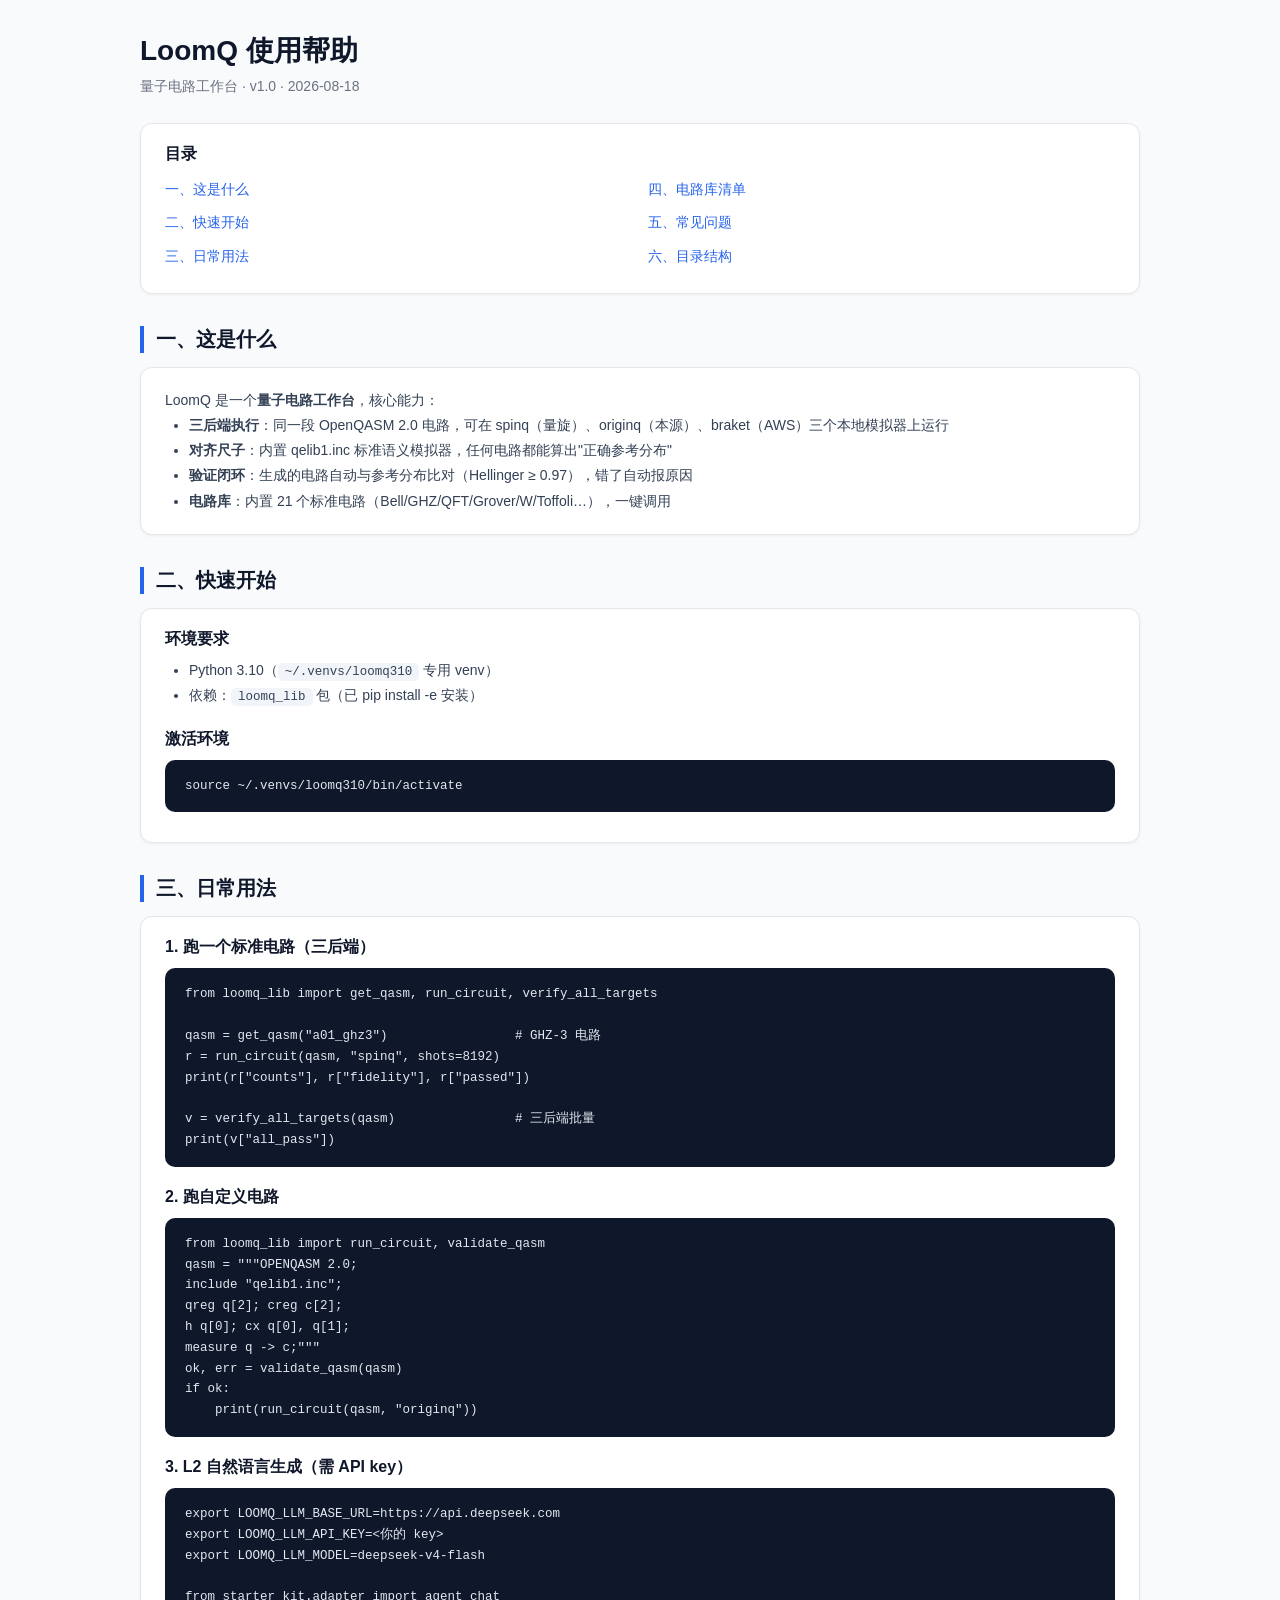
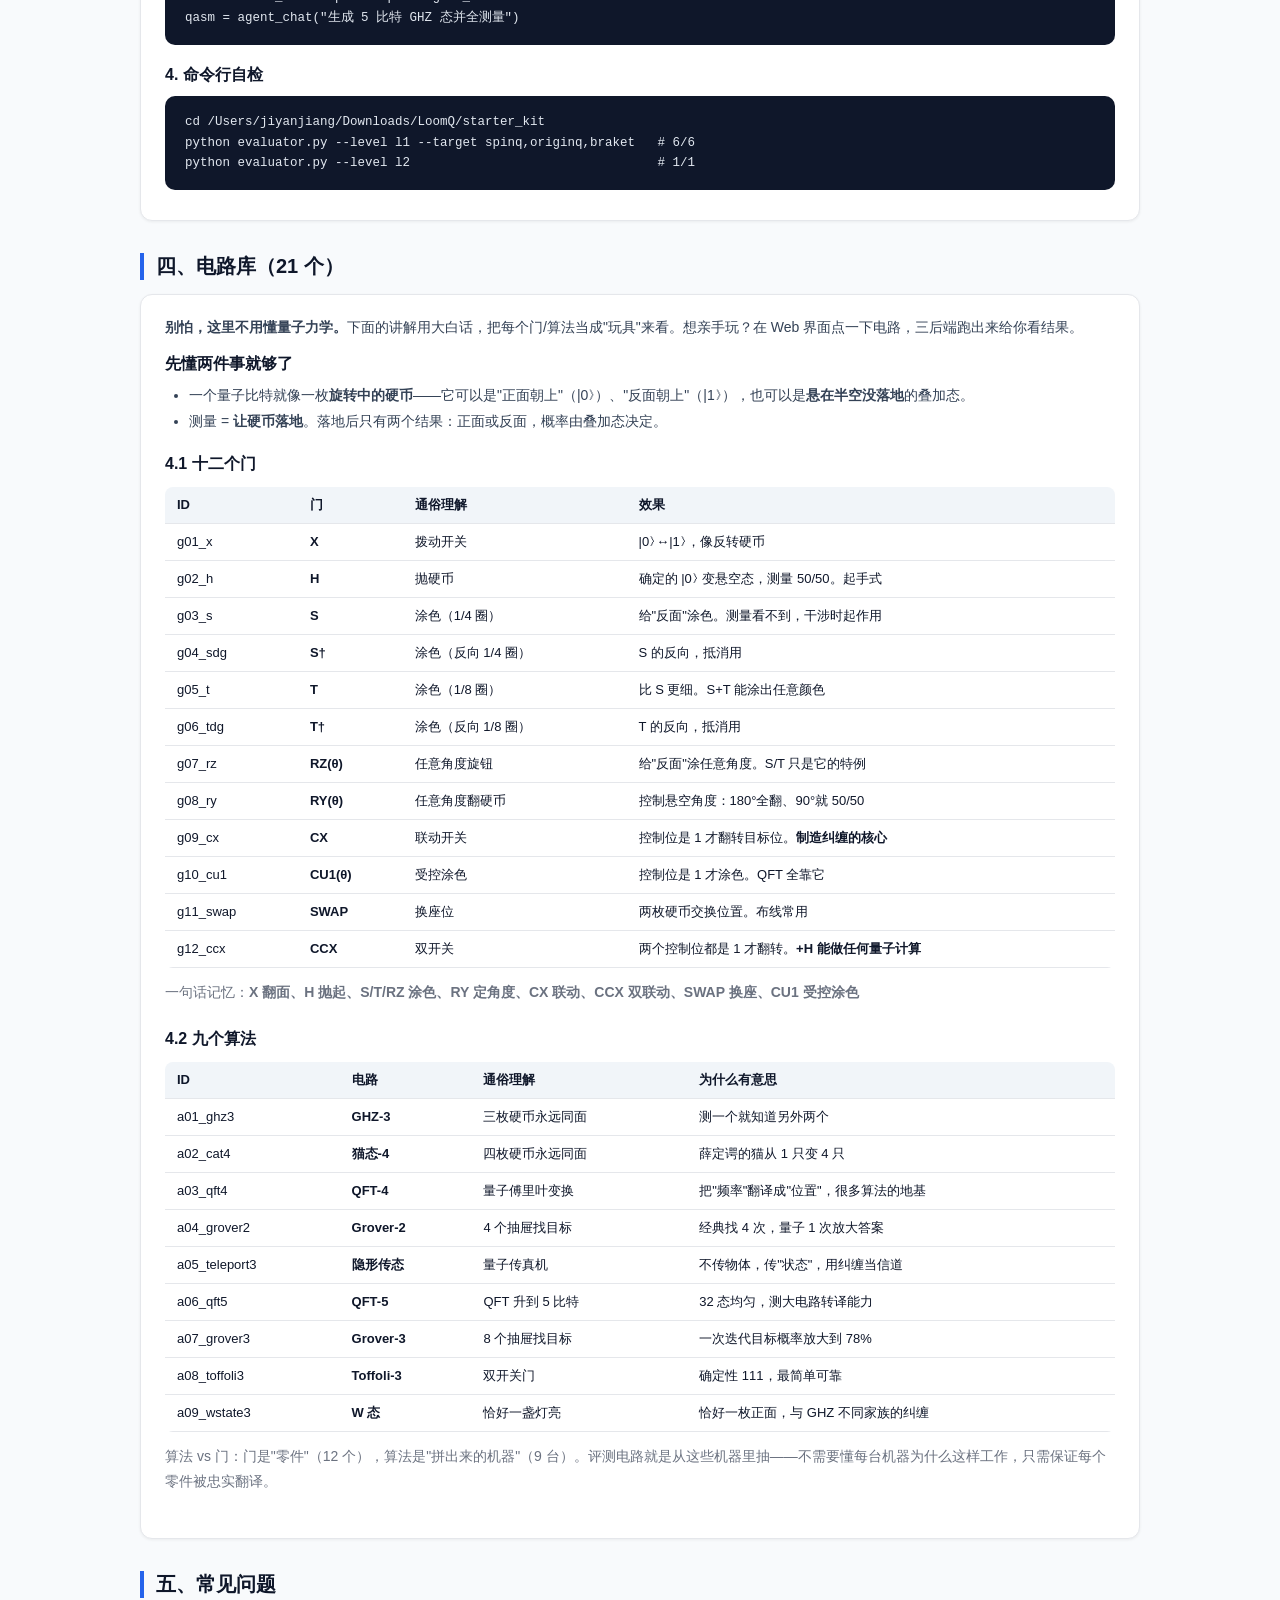
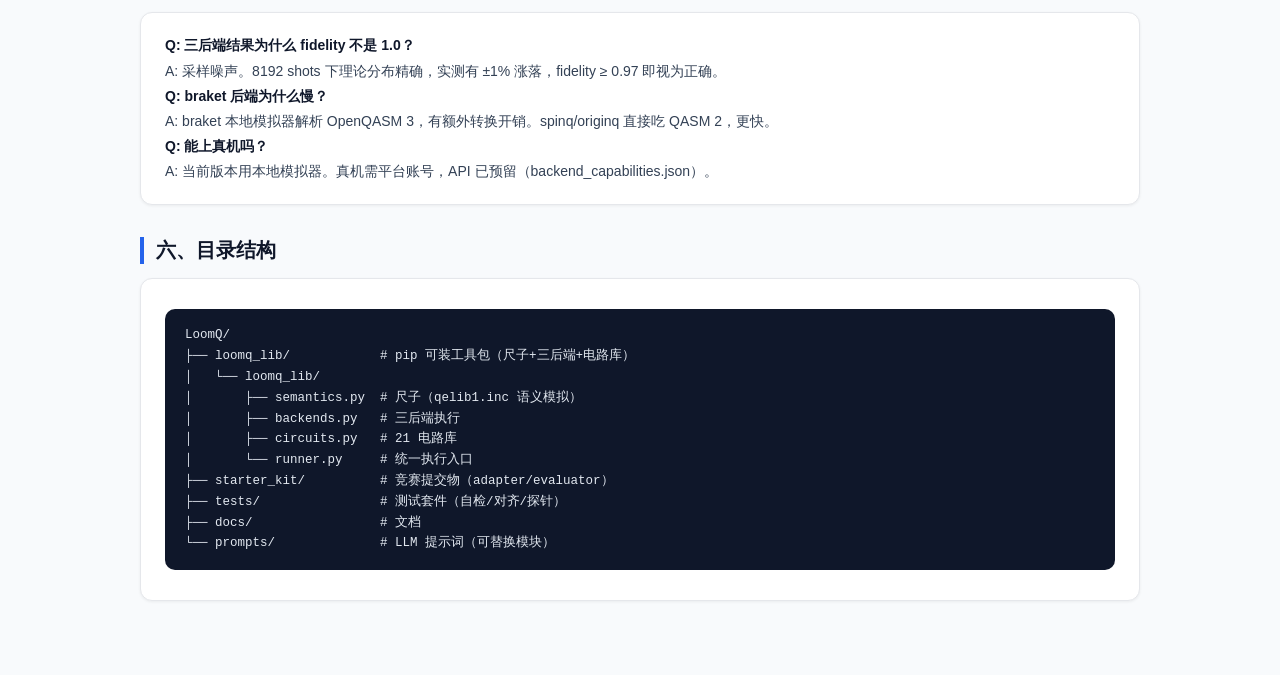
<file: docs/USAGE.html>
<!DOCTYPE html>
<html lang="zh-CN">
<head>
<meta charset="UTF-8">
<meta name="viewport" content="width=device-width, initial-scale=1.0">
<title>LoomQ 使用帮助</title>
<style>
  :root {
    --primary: #2563eb; --primary-dark: #1d4ed8;
    --bg: #f8fafc; --card: #fff; --border: #e5e7eb;
    --text: #0f172a; --muted: #6b7280;
    --code-bg: #f1f5f9; --ok: #16a34a;
  }
  * { box-sizing: border-box; margin: 0; padding: 0; }
  body { font-family: -apple-system, "PingFang SC", "Microsoft YaHei", sans-serif;
         background: var(--bg); color: var(--text); padding: 32px 20px 60px; }
  .wrap { max-width: 1000px; margin: 0 auto; }
  h1 { font-size: 28px; margin-bottom: 4px; }
  .sub { color: var(--muted); font-size: 14px; margin-bottom: 24px; }
  h2 { font-size: 20px; margin: 32px 0 14px; padding-left: 12px; border-left: 4px solid var(--primary); }
  h3 { font-size: 16px; margin: 20px 0 8px; }
  p, li { font-size: 14px; line-height: 1.8; color: #334155; }
  ul, ol { padding-left: 24px; }
  .card { background: var(--card); border: 1px solid var(--border); border-radius: 12px;
          padding: 20px 24px; margin: 14px 0; box-shadow: 0 1px 3px rgba(0,0,0,.06); }
  code { background: var(--code-bg); padding: 2px 7px; border-radius: 5px;
         font-family: "SF Mono", Menlo, monospace; font-size: 12.5px; }
  pre { background: #0f172a; color: #e2e8f0; border-radius: 10px; padding: 16px 20px;
        overflow-x: auto; font-size: 13px; line-height: 1.6; margin: 10px 0; }
  pre code { background: none; padding: 0; color: inherit; }
  table { width: 100%; border-collapse: collapse; margin: 12px 0; background: #fff;
          border-radius: 8px; overflow: hidden; font-size: 13px; }
  th, td { padding: 9px 12px; text-align: left; border-bottom: 1px solid var(--border); }
  th { background: #f1f5f9; font-weight: 600; }
  .badge { display: inline-block; padding: 2px 10px; border-radius: 999px;
           font-size: 12px; font-weight: 600; }
  .b-primary { background: #eff6ff; color: var(--primary); }
  .b-ok { background: #f0fdf4; color: var(--ok); }
  .faq-q { font-weight: 600; color: var(--text); }
  .toc { columns: 2; list-style: none; padding: 0; }
  .toc a { color: var(--primary); text-decoration: none; }
  .toc li { padding: 4px 0; }
</style>
</head>
<body>
<div class="wrap">
  <h1>LoomQ 使用帮助</h1>
  <p class="sub">量子电路工作台 · v1.0 · 2026-08-18</p>

  <div class="card">
    <h3 style="margin-top:0">目录</h3>
    <ul class="toc">
      <li><a href="#what">一、这是什么</a></li>
      <li><a href="#quick">二、快速开始</a></li>
      <li><a href="#usage">三、日常用法</a></li>
      <li><a href="#circuits">四、电路库清单</a></li>
      <li><a href="#faq">五、常见问题</a></li>
      <li><a href="#structure">六、目录结构</a></li>
    </ul>
  </div>

  <h2 id="what">一、这是什么</h2>
  <div class="card">
    <p>LoomQ 是一个<b>量子电路工作台</b>，核心能力：</p>
    <ul>
      <li><b>三后端执行</b>：同一段 OpenQASM 2.0 电路，可在 spinq（量旋）、originq（本源）、braket（AWS）三个本地模拟器上运行</li>
      <li><b>对齐尺子</b>：内置 qelib1.inc 标准语义模拟器，任何电路都能算出"正确参考分布"</li>
      <li><b>验证闭环</b>：生成的电路自动与参考分布比对（Hellinger ≥ 0.97），错了自动报原因</li>
      <li><b>电路库</b>：内置 21 个标准电路（Bell/GHZ/QFT/Grover/W/Toffoli…），一键调用</li>
    </ul>
  </div>

  <h2 id="quick">二、快速开始</h2>
  <div class="card">
    <h3 style="margin-top:0">环境要求</h3>
    <ul>
      <li>Python 3.10（<code>~/.venvs/loomq310</code> 专用 venv）</li>
      <li>依赖：<code>loomq_lib</code> 包（已 pip install -e 安装）</li>
    </ul>
    <h3>激活环境</h3>
    <pre><code>source ~/.venvs/loomq310/bin/activate</code></pre>
  </div>

  <h2 id="usage">三、日常用法</h2>
  <div class="card">
    <h3 style="margin-top:0">1. 跑一个标准电路（三后端）</h3>
    <pre><code>from loomq_lib import get_qasm, run_circuit, verify_all_targets

qasm = get_qasm("a01_ghz3")                 # GHZ-3 电路
r = run_circuit(qasm, "spinq", shots=8192)
print(r["counts"], r["fidelity"], r["passed"])

v = verify_all_targets(qasm)                # 三后端批量
print(v["all_pass"])</code></pre>

    <h3>2. 跑自定义电路</h3>
    <pre><code>from loomq_lib import run_circuit, validate_qasm
qasm = """OPENQASM 2.0;
include "qelib1.inc";
qreg q[2]; creg c[2];
h q[0]; cx q[0], q[1];
measure q -> c;"""
ok, err = validate_qasm(qasm)
if ok:
    print(run_circuit(qasm, "originq"))</code></pre>

    <h3>3. L2 自然语言生成（需 API key）</h3>
    <pre><code>export LOOMQ_LLM_BASE_URL=https://api.deepseek.com
export LOOMQ_LLM_API_KEY=&lt;你的 key&gt;
export LOOMQ_LLM_MODEL=deepseek-v4-flash

from starter_kit.adapter import agent_chat
qasm = agent_chat("生成 5 比特 GHZ 态并全测量")</code></pre>

    <h3>4. 命令行自检</h3>
    <pre><code>cd /Users/jiyanjiang/Downloads/LoomQ/starter_kit
python evaluator.py --level l1 --target spinq,originq,braket   # 6/6
python evaluator.py --level l2                                 # 1/1</code></pre>
  </div>

  <h2 id="circuits">四、电路库（21 个）</h2>
  <div class="card">
    <p><b>别怕，这里不用懂量子力学。</b>下面的讲解用大白话，把每个门/算法当成"玩具"来看。想亲手玩？在 Web 界面点一下电路，三后端跑出来给你看结果。</p>

    <h3 style="margin-top:14px">先懂两件事就够了</h3>
    <ul>
      <li>一个量子比特就像一枚<b>旋转中的硬币</b>——它可以是"正面朝上"（|0⟩）、"反面朝上"（|1⟩），也可以是<b>悬在半空没落地</b>的叠加态。</li>
      <li>测量 = <b>让硬币落地</b>。落地后只有两个结果：正面或反面，概率由叠加态决定。</li>
    </ul>

    <h3>4.1 十二个门</h3>
    <table>
      <thead><tr><th>ID</th><th>门</th><th>通俗理解</th><th>效果</th></tr></thead>
      <tbody>
        <tr><td>g01_x</td><td><b>X</b></td><td>拨动开关</td><td>|0⟩↔|1⟩，像反转硬币</td></tr>
        <tr><td>g02_h</td><td><b>H</b></td><td>抛硬币</td><td>确定的 |0⟩ 变悬空态，测量 50/50。起手式</td></tr>
        <tr><td>g03_s</td><td><b>S</b></td><td>涂色（1/4 圈）</td><td>给"反面"涂色。测量看不到，干涉时起作用</td></tr>
        <tr><td>g04_sdg</td><td><b>S†</b></td><td>涂色（反向 1/4 圈）</td><td>S 的反向，抵消用</td></tr>
        <tr><td>g05_t</td><td><b>T</b></td><td>涂色（1/8 圈）</td><td>比 S 更细。S+T 能涂出任意颜色</td></tr>
        <tr><td>g06_tdg</td><td><b>T†</b></td><td>涂色（反向 1/8 圈）</td><td>T 的反向，抵消用</td></tr>
        <tr><td>g07_rz</td><td><b>RZ(θ)</b></td><td>任意角度旋钮</td><td>给"反面"涂任意角度。S/T 只是它的特例</td></tr>
        <tr><td>g08_ry</td><td><b>RY(θ)</b></td><td>任意角度翻硬币</td><td>控制悬空角度：180°全翻、90°就 50/50</td></tr>
        <tr><td>g09_cx</td><td><b>CX</b></td><td>联动开关</td><td>控制位是 1 才翻转目标位。<b>制造纠缠的核心</b></td></tr>
        <tr><td>g10_cu1</td><td><b>CU1(θ)</b></td><td>受控涂色</td><td>控制位是 1 才涂色。QFT 全靠它</td></tr>
        <tr><td>g11_swap</td><td><b>SWAP</b></td><td>换座位</td><td>两枚硬币交换位置。布线常用</td></tr>
        <tr><td>g12_ccx</td><td><b>CCX</b></td><td>双开关</td><td>两个控制位都是 1 才翻转。<b>+H 能做任何量子计算</b></td></tr>
      </tbody>
    </table>
    <p class="sub">一句话记忆：<b>X 翻面、H 抛起、S/T/RZ 涂色、RY 定角度、CX 联动、CCX 双联动、SWAP 换座、CU1 受控涂色</b></p>

    <h3>4.2 九个算法</h3>
    <table>
      <thead><tr><th>ID</th><th>电路</th><th>通俗理解</th><th>为什么有意思</th></tr></thead>
      <tbody>
        <tr><td>a01_ghz3</td><td><b>GHZ-3</b></td><td>三枚硬币永远同面</td><td>测一个就知道另外两个</td></tr>
        <tr><td>a02_cat4</td><td><b>猫态-4</b></td><td>四枚硬币永远同面</td><td>薛定谔的猫从 1 只变 4 只</td></tr>
        <tr><td>a03_qft4</td><td><b>QFT-4</b></td><td>量子傅里叶变换</td><td>把"频率"翻译成"位置"，很多算法的地基</td></tr>
        <tr><td>a04_grover2</td><td><b>Grover-2</b></td><td>4 个抽屉找目标</td><td>经典找 4 次，量子 1 次放大答案</td></tr>
        <tr><td>a05_teleport3</td><td><b>隐形传态</b></td><td>量子传真机</td><td>不传物体，传"状态"，用纠缠当信道</td></tr>
        <tr><td>a06_qft5</td><td><b>QFT-5</b></td><td>QFT 升到 5 比特</td><td>32 态均匀，测大电路转译能力</td></tr>
        <tr><td>a07_grover3</td><td><b>Grover-3</b></td><td>8 个抽屉找目标</td><td>一次迭代目标概率放大到 78%</td></tr>
        <tr><td>a08_toffoli3</td><td><b>Toffoli-3</b></td><td>双开关门</td><td>确定性 111，最简单可靠</td></tr>
        <tr><td>a09_wstate3</td><td><b>W 态</b></td><td>恰好一盏灯亮</td><td>恰好一枚正面，与 GHZ 不同家族的纠缠</td></tr>
      </tbody>
    </table>
    <p class="sub">算法 vs 门：门是"零件"（12 个），算法是"拼出来的机器"（9 台）。评测电路就是从这些机器里抽——不需要懂每台机器为什么这样工作，只需保证每个零件被忠实翻译。</p>
  </div>

  <h2 id="faq">五、常见问题</h2>
  <div class="card">
    <p class="faq-q">Q: 三后端结果为什么 fidelity 不是 1.0？</p>
    <p>A: 采样噪声。8192 shots 下理论分布精确，实测有 ±1% 涨落，fidelity ≥ 0.97 即视为正确。</p>
    <p class="faq-q">Q: braket 后端为什么慢？</p>
    <p>A: braket 本地模拟器解析 OpenQASM 3，有额外转换开销。spinq/originq 直接吃 QASM 2，更快。</p>
    <p class="faq-q">Q: 能上真机吗？</p>
    <p>A: 当前版本用本地模拟器。真机需平台账号，API 已预留（backend_capabilities.json）。</p>
  </div>

  <h2 id="structure">六、目录结构</h2>
  <div class="card">
    <pre><code>LoomQ/
├── loomq_lib/            # pip 可装工具包（尺子+三后端+电路库）
│   └── loomq_lib/
│       ├── semantics.py  # 尺子（qelib1.inc 语义模拟）
│       ├── backends.py   # 三后端执行
│       ├── circuits.py   # 21 电路库
│       └── runner.py     # 统一执行入口
├── starter_kit/          # 竞赛提交物（adapter/evaluator）
├── tests/                # 测试套件（自检/对齐/探针）
├── docs/                 # 文档
└── prompts/              # LLM 提示词（可替换模块）</code></pre>
  </div>
</div>
</body>
</html>
</file>
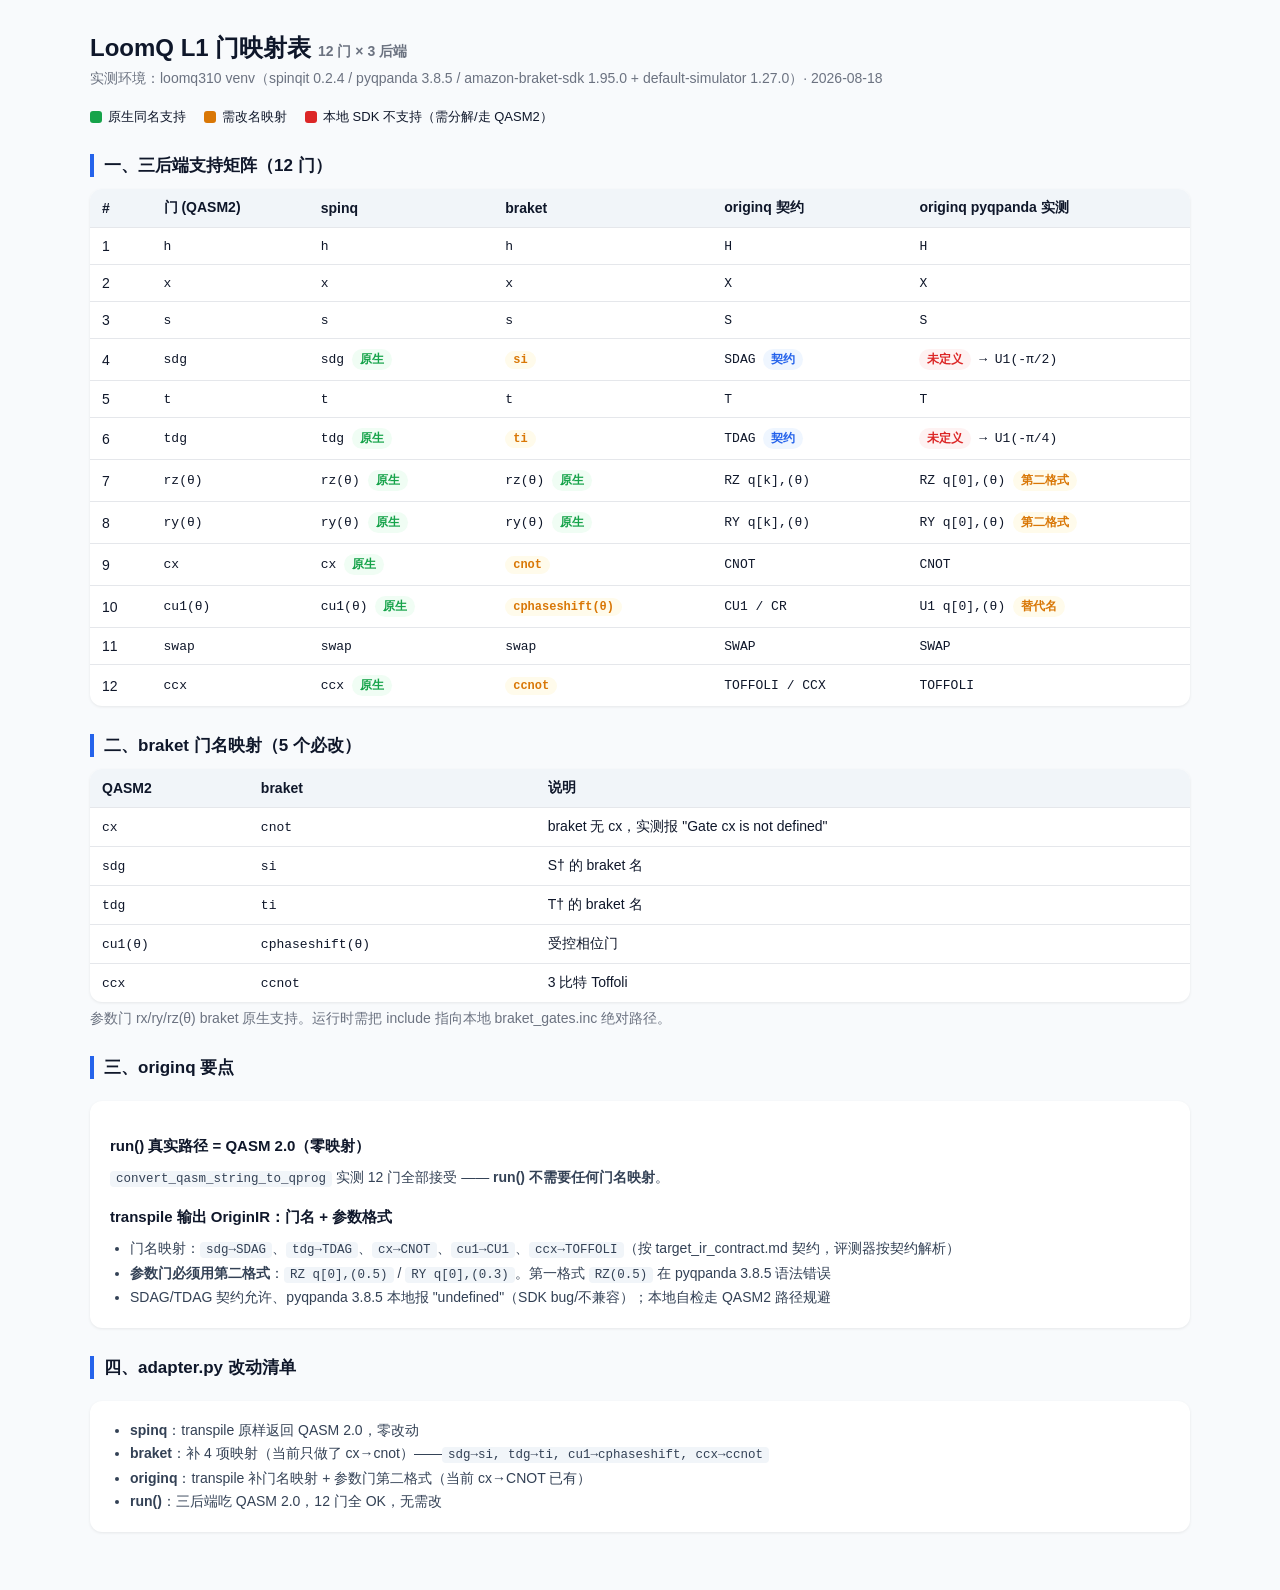
<file: docs/gate_mapping/gate_mapping.html>
<!DOCTYPE html>
<html lang="zh-CN">
<head>
<meta charset="UTF-8">
<meta name="viewport" content="width=device-width, initial-scale=1.0">
<title>LoomQ L1 门映射表 · 12门 × 3后端</title>
<style>
  :root {
    --ok: #16a34a; --ok-bg: #f0fdf4;
    --map: #d97706; --map-bg: #fffbeb;
    --no: #dc2626; --no-bg: #fef2f2;
    --info: #2563eb; --info-bg: #eff6ff;
    --border: #e5e7eb; --muted: #6b7280;
  }
  * { box-sizing: border-box; margin: 0; padding: 0; }
  body {
    font-family: -apple-system, "PingFang SC", "Microsoft YaHei", sans-serif;
    background: #f8fafc; color: #0f172a; padding: 32px 20px 60px;
  }
  .wrap { max-width: 1100px; margin: 0 auto; }
  h1 { font-size: 24px; margin-bottom: 6px; }
  .sub { color: var(--muted); font-size: 14px; margin-bottom: 20px; }
  .legend { display: flex; gap: 18px; flex-wrap: wrap; margin-bottom: 22px; font-size: 13px; }
  .legend span { display: inline-flex; align-items: center; gap: 6px; }
  .dot { width: 12px; height: 12px; border-radius: 3px; display: inline-block; }
  .dot.ok { background: var(--ok); } .dot.map { background: var(--map); } .dot.no { background: var(--no); }
  table { width: 100%; border-collapse: collapse; background: #fff; border-radius: 12px; overflow: hidden; box-shadow: 0 1px 3px rgba(0,0,0,.08); }
  th, td { padding: 10px 12px; text-align: left; border-bottom: 1px solid var(--border); font-size: 14px; }
  th { background: #f1f5f9; font-weight: 600; white-space: nowrap; }
  td.cell { font-family: "SF Mono", Menlo, Consolas, monospace; font-size: 13px; }
  tr:last-child td { border-bottom: none; }
  .badge { display: inline-block; padding: 2px 8px; border-radius: 999px; font-size: 12px; font-weight: 600; }
  .b-ok  { background: var(--ok-bg); color: var(--ok); }
  .b-map { background: var(--map-bg); color: var(--map); }
  .b-no  { background: var(--no-bg); color: var(--no); }
  .b-info{ background: var(--info-bg); color: var(--info); }
  .note { margin-top: 22px; background: #fff; border-radius: 12px; padding: 18px 20px; box-shadow: 0 1px 3px rgba(0,0,0,.08); }
  .note h2 { font-size: 16px; margin-bottom: 12px; }
  .note p, .note li { font-size: 14px; line-height: 1.7; color: #334155; }
  .note ul { padding-left: 20px; }
  code { background: #f1f5f9; padding: 1px 6px; border-radius: 4px; font-family: "SF Mono", Menlo, monospace; font-size: 12.5px; }
  .gate-num { color: var(--muted); font-size: 12px; margin-right: 6px; }
  .sect { margin-top: 28px; }
  .sect h2 { font-size: 17px; margin-bottom: 12px; padding-left: 10px; border-left: 4px solid var(--info); }
  .sect h3 { font-size: 15px; margin: 18px 0 10px; }
</style>
</head>
<body>
<div class="wrap">
  <h1>LoomQ L1 门映射表 <span style="font-size:14px;color:var(--muted)">12 门 × 3 后端</span></h1>
  <p class="sub">实测环境：loomq310 venv（spinqit 0.2.4 / pyqpanda 3.8.5 / amazon-braket-sdk 1.95.0 + default-simulator 1.27.0）· 2026-08-18</p>

  <div class="legend">
    <span><i class="dot ok"></i> 原生同名支持</span>
    <span><i class="dot map"></i> 需改名映射</span>
    <span><i class="dot no"></i> 本地 SDK 不支持（需分解/走 QASM2）</span>
  </div>

  <div class="sect">
    <h2>一、三后端支持矩阵（12 门）</h2>
    <table>
      <thead>
        <tr><th>#</th><th>门 (QASM2)</th><th>spinq</th><th>braket</th><th>originq 契约</th><th>originq pyqpanda 实测</th></tr>
      </thead>
      <tbody>
        <tr><td>1</td><td class="cell">h</td><td class="cell">h</td><td class="cell">h</td><td class="cell">H</td><td class="cell">H</td></tr>
        <tr><td>2</td><td class="cell">x</td><td class="cell">x</td><td class="cell">x</td><td class="cell">X</td><td class="cell">X</td></tr>
        <tr><td>3</td><td class="cell">s</td><td class="cell">s</td><td class="cell">s</td><td class="cell">S</td><td class="cell">S</td></tr>
        <tr>
          <td>4</td><td class="cell">sdg</td>
          <td class="cell">sdg <span class="badge b-ok">原生</span></td>
          <td class="cell"><span class="badge b-map">si</span></td>
          <td class="cell">SDAG <span class="badge b-info">契约</span></td>
          <td class="cell"><span class="badge b-no">未定义</span> → U1(-π/2)</td>
        </tr>
        <tr><td>5</td><td class="cell">t</td><td class="cell">t</td><td class="cell">t</td><td class="cell">T</td><td class="cell">T</td></tr>
        <tr>
          <td>6</td><td class="cell">tdg</td>
          <td class="cell">tdg <span class="badge b-ok">原生</span></td>
          <td class="cell"><span class="badge b-map">ti</span></td>
          <td class="cell">TDAG <span class="badge b-info">契约</span></td>
          <td class="cell"><span class="badge b-no">未定义</span> → U1(-π/4)</td>
        </tr>
        <tr>
          <td>7</td><td class="cell">rz(θ)</td>
          <td class="cell">rz(θ) <span class="badge b-ok">原生</span></td>
          <td class="cell">rz(θ) <span class="badge b-ok">原生</span></td>
          <td class="cell">RZ q[k],(θ)</td>
          <td class="cell">RZ q[0],(θ) <span class="badge b-map">第二格式</span></td>
        </tr>
        <tr>
          <td>8</td><td class="cell">ry(θ)</td>
          <td class="cell">ry(θ) <span class="badge b-ok">原生</span></td>
          <td class="cell">ry(θ) <span class="badge b-ok">原生</span></td>
          <td class="cell">RY q[k],(θ)</td>
          <td class="cell">RY q[0],(θ) <span class="badge b-map">第二格式</span></td>
        </tr>
        <tr>
          <td>9</td><td class="cell">cx</td>
          <td class="cell">cx <span class="badge b-ok">原生</span></td>
          <td class="cell"><span class="badge b-map">cnot</span></td>
          <td class="cell">CNOT</td>
          <td class="cell">CNOT</td>
        </tr>
        <tr>
          <td>10</td><td class="cell">cu1(θ)</td>
          <td class="cell">cu1(θ) <span class="badge b-ok">原生</span></td>
          <td class="cell"><span class="badge b-map">cphaseshift(θ)</span></td>
          <td class="cell">CU1 / CR</td>
          <td class="cell">U1 q[0],(θ) <span class="badge b-map">替代名</span></td>
        </tr>
        <tr><td>11</td><td class="cell">swap</td><td class="cell">swap</td><td class="cell">swap</td><td class="cell">SWAP</td><td class="cell">SWAP</td></tr>
        <tr>
          <td>12</td><td class="cell">ccx</td>
          <td class="cell">ccx <span class="badge b-ok">原生</span></td>
          <td class="cell"><span class="badge b-map">ccnot</span></td>
          <td class="cell">TOFFOLI / CCX</td>
          <td class="cell">TOFFOLI</td>
        </tr>
      </tbody>
    </table>
  </div>

  <div class="sect">
    <h2>二、braket 门名映射（5 个必改）</h2>
    <table>
      <thead><tr><th>QASM2</th><th>braket</th><th>说明</th></tr></thead>
      <tbody>
        <tr><td class="cell">cx</td><td class="cell">cnot</td><td>braket 无 cx，实测报 "Gate cx is not defined"</td></tr>
        <tr><td class="cell">sdg</td><td class="cell">si</td><td>S† 的 braket 名</td></tr>
        <tr><td class="cell">tdg</td><td class="cell">ti</td><td>T† 的 braket 名</td></tr>
        <tr><td class="cell">cu1(θ)</td><td class="cell">cphaseshift(θ)</td><td>受控相位门</td></tr>
        <tr><td class="cell">ccx</td><td class="cell">ccnot</td><td>3 比特 Toffoli</td></tr>
      </tbody>
    </table>
    <p class="sub" style="margin-top:8px">参数门 rx/ry/rz(θ) braket 原生支持。运行时需把 include 指向本地 braket_gates.inc 绝对路径。</p>
  </div>

  <div class="sect">
    <h2>三、originq 要点</h2>
    <div class="note">
      <h3>run() 真实路径 = QASM 2.0（零映射）</h3>
      <p><code>convert_qasm_string_to_qprog</code> 实测 12 门全部接受 —— <b>run() 不需要任何门名映射</b>。</p>
      <h3>transpile 输出 OriginIR：门名 + 参数格式</h3>
      <ul>
        <li>门名映射：<code>sdg→SDAG</code>、<code>tdg→TDAG</code>、<code>cx→CNOT</code>、<code>cu1→CU1</code>、<code>ccx→TOFFOLI</code>（按 target_ir_contract.md 契约，评测器按契约解析）</li>
        <li><b>参数门必须用第二格式</b>：<code>RZ q[0],(0.5)</code> / <code>RY q[0],(0.3)</code>。第一格式 <code>RZ(0.5)</code> 在 pyqpanda 3.8.5 语法错误</li>
        <li>SDAG/TDAG 契约允许、pyqpanda 3.8.5 本地报 "undefined"（SDK bug/不兼容）；本地自检走 QASM2 路径规避</li>
      </ul>
    </div>
  </div>

  <div class="sect">
    <h2>四、adapter.py 改动清单</h2>
    <div class="note">
      <ul>
        <li><b>spinq</b>：transpile 原样返回 QASM 2.0，零改动</li>
        <li><b>braket</b>：补 4 项映射（当前只做了 cx→cnot）——<code>sdg→si, tdg→ti, cu1→cphaseshift, ccx→ccnot</code></li>
        <li><b>originq</b>：transpile 补门名映射 + 参数门第二格式（当前 cx→CNOT 已有）</li>
        <li><b>run()</b>：三后端吃 QASM 2.0，12 门全 OK，无需改</li>
      </ul>
    </div>
  </div>
</div>
</body>
</html>
</file>
